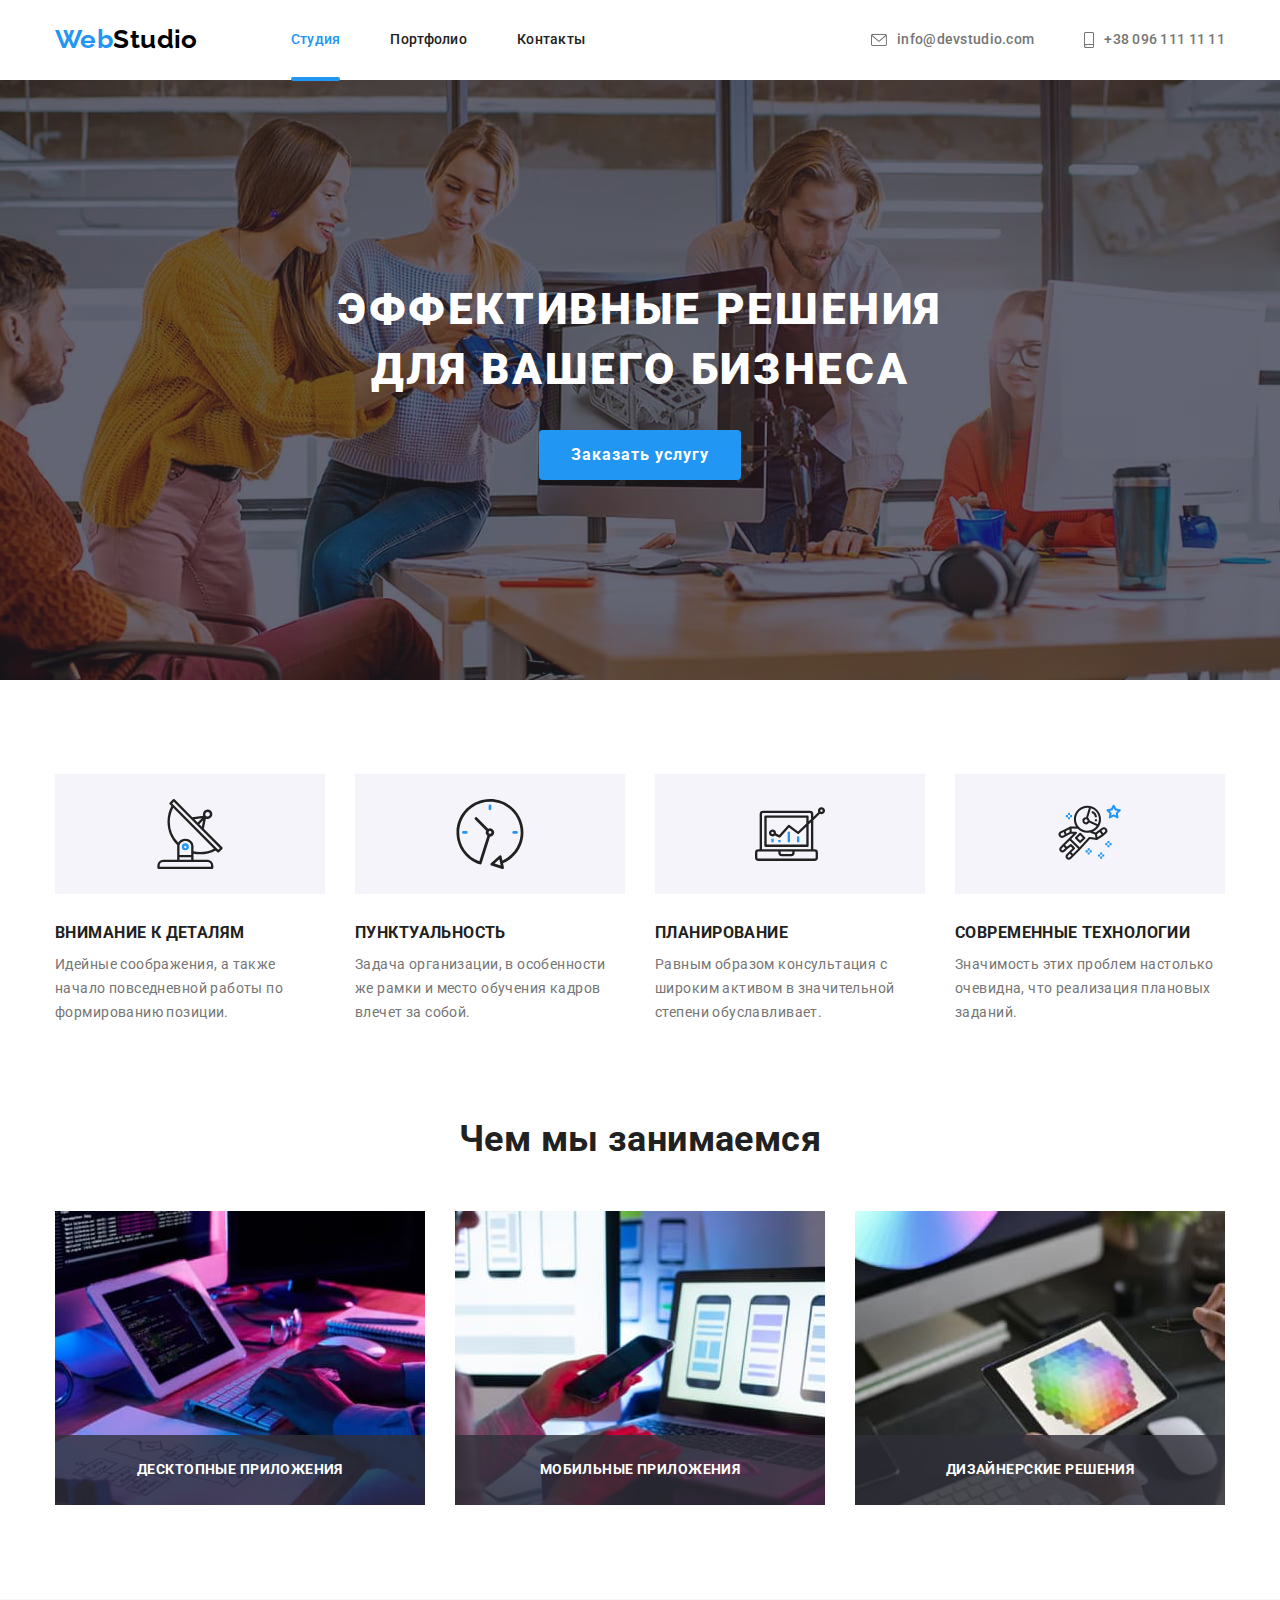
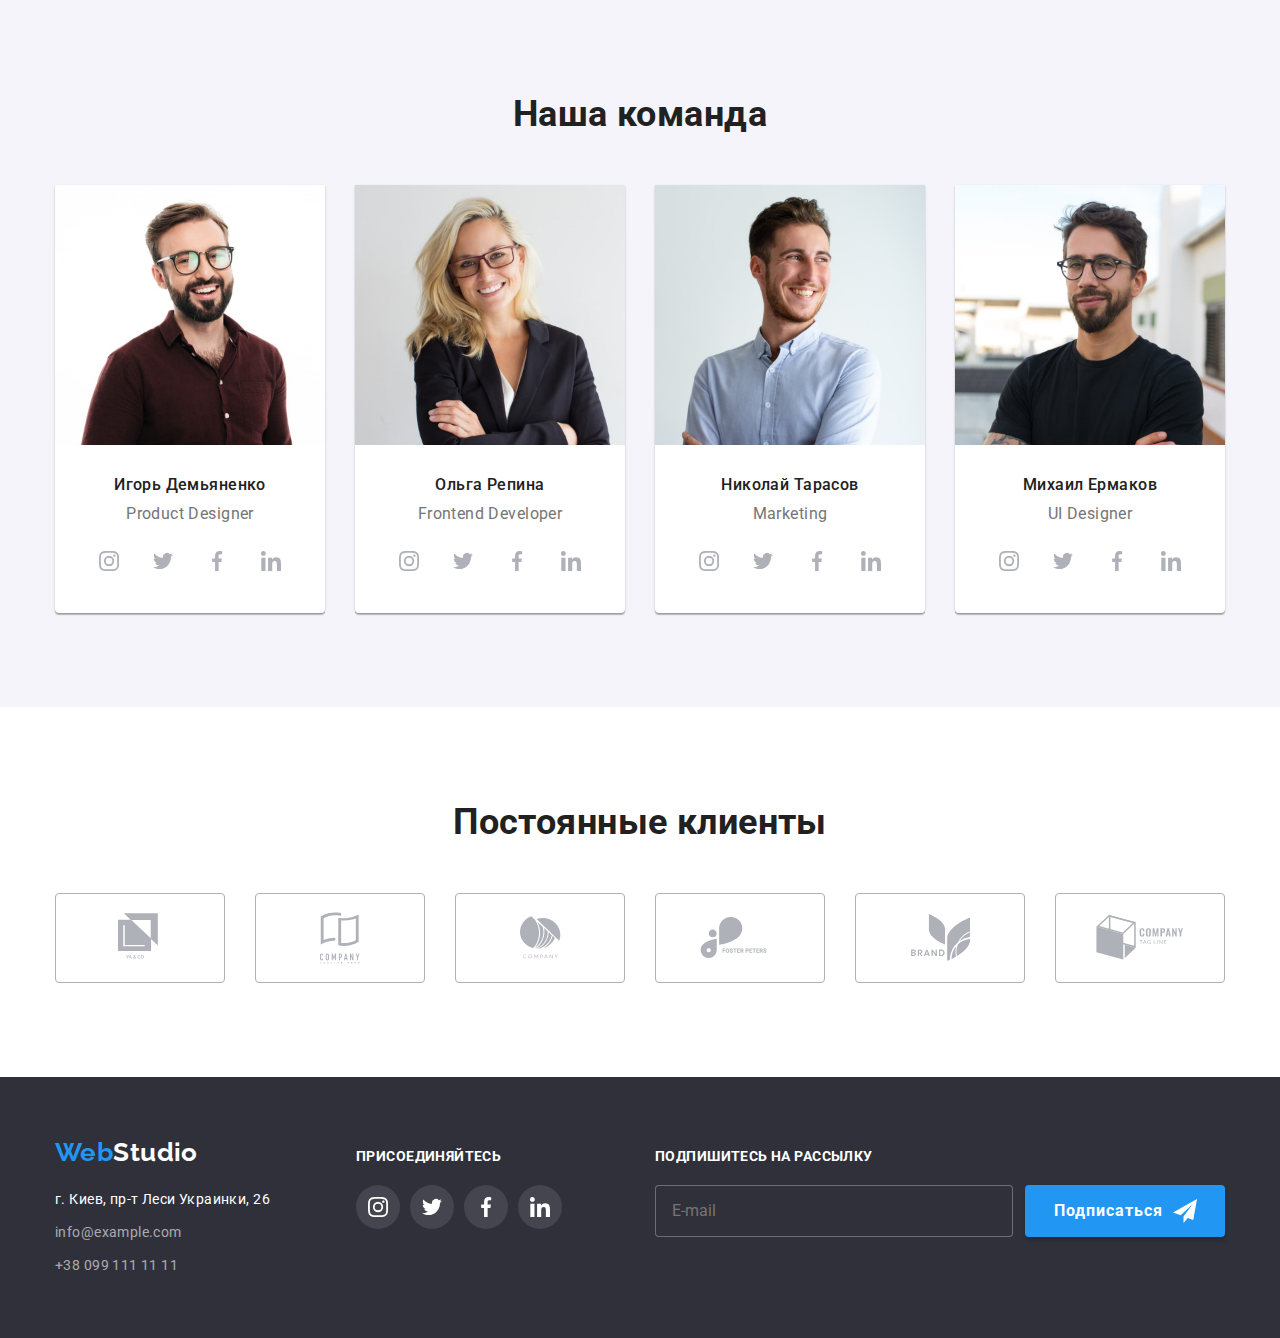
<file: index.html>
<!DOCTYPE html>
<html lang="ru">
<head>
    <meta charset="UTF-8">
    <meta name="viewport" content="width=device-width, initial-scale=1.0">
    <title>Студия</title>
    <link rel="stylesheet" href="https://cdnjs.cloudflare.com/ajax/libs/modern-normalize/1.0.0/modern-normalize.min.css"> 
    <link rel="preconnect" href="https://fonts.gstatic.com">
    <link href="https://fonts.googleapis.com/css2?family=Raleway:wght@700&family=Roboto:wght@400;500;700;900&display=swap"
    rel="stylesheet">
    <link rel="stylesheet" href="./css/styles.css">
</head>
<body>

    <!-- Page header -->
      <header class="page-header"> 
        <!-- Main navigation -->
    <div class="container">
        <nav class="main-nav">
            <a href="/"><span class="logo">Web</span><span class="logo studio">Studio</span></a>
            <ul class="site-nav">
                <li class="item"><a href="./index.html" class="list current">Студия</a></li>
                <li class="item"><a href="./portfolio.html" class="list">Портфолио</a></li>
                <li class="item"><a href="#" class="list">Контакты</a></li>
            </ul>
        </nav>
        <ul class="main-contacts">
            <li class="item">
            <a href="mailto:info@devstudio.com" class="header-contacts">
                <svg class="contact-link" width= "16" height="12"> 
                    <use href="./images/sprite.svg#icon-envelope"></use>
                </svg>info@devstudio.com</a>
            </li>
            <li class="item"><a href="tel:+380961111111" class="header-contacts">
                <svg class="contact-link" width= "10" height="16">
                    <use href="./images/sprite.svg#icon-smartphone"></use>
                </svg>+38 096 111 11 11</a>
            </li>
        </ul>          
    </div>
    </header> 

      <main>
        <!-- Hero section -->
        <section>
            <div class="overlay">            
                <h1 class="hero-title">Эффективные решения <br> для вашего бизнеса</h1>
                <button type="button" class="hero-button" data-modal-open>Заказать услугу</button>
            </div>
        </section>

        <!-- Advantages -->
        <section class="section">
            <div class="container">
                <h2 class="section-title centered visually-hidden">Преимущества</h2>
                <ul class="feature-list">
                    <li class="item">
                        <svg class="feature-icon" width="70" height="70">
                            <use href="./images/sprite.svg#icon-antenna">
                            </use>
                        </svg>
                        <h3 class="title">Внимание к деталям</h3>
                        <p>Идейные соображения, а также начало повседневной работы по формированию позиции.</p>
                    </li>
                
                    <li class="item">
                        <svg class="feature-icon" width="70" height="70">
                            <use href="./images/sprite.svg#icon-clock">
                            </use>
                        </svg>
                        <h3 class="title">Пунктуальность</h3>
                        <p>Задача организации, в особенности же рамки и место обучения кадров влечет за собой.</p>
                    </li>
                
                    <li class="item">
                        <svg class="feature-icon" width="70" height="70">
                            <use href="./images/sprite.svg#icon-diagram">
                            </use>
                        </svg>
                        <h3 class="title">Планирование</h3>
                        <p>Равным образом консультация с широким активом в значительной степени обуславливает.</p>
                    </li>
                
                    <li class="item">
                        <svg class="feature-icon" width="70" height="70">
                            <use href="./images/sprite.svg#icon-astronaut">
                            </use>
                        </svg>
                        <h3 class="title">Современные технологии</h3>
                        <p>Значимость этих проблем настолько очевидна, что реализация плановых заданий.</p>
                    </li>
                </ul>
            </div>
        </section>

        <!-- Our works -->
        <section class="section no-padding">
            <div class="container">
                <h2 class="section-title centered">Чем мы занимаемся</h2> 
               
                <ul class="activities-list">
                    <li class="item"> 
                      <div class="activity-thumb">
                        <img class="photo" src="./images/img1.jpg" alt="Написание кода" width="370" height="294">
                        <div class="activity-overlay">
                         <p class="activity-title">Десктопные приложения</p>
                        </div>
                      </div>  
                    </li>

                    <li class="item">
                      <div class="activity-thumb">
                        <img class="photo" src="./images/img2.jpg" alt="Дизайн мобильных приложений" width="370" height="294">
                        <div class="activity-overlay">
                         <p class="activity-title">Мобильные приложения</p> 
                        </div>
                      </div>
                    </li>

                    <li class="item">
                      <div class="activity-thumb">
                        <img class="photo" src="./images/img3.jpg" alt="Выбор палитры цветов" width="370" height="294">
                        <div class="activity-overlay">
                         <p class="activity-title">Дизайнерские решения</p> 
                        </div>
                      </div>
                    </li>
                </ul> 
            
            </div>

        </section>

        <!-- Our team -->
        <section class="section team">
            <div class="container">
                <h2 class="section-title centered">Наша команда</h2>
                <ul class="team-list">
                    <li class="item">
                      <img class="photo" src="./images/img4.jpg" alt="Улыбающийся брюнет с бородой в очках и коричневой рубашке" width="270" height="260">
                        <h3 class="name">Игорь Демьяненко</h3>
                        <p lang="en" class="position">Product Designer</p>
                        <ul class="social-links">
                            <li class="item">
                                <a href="" class="social-link">
                                    <svg class="social-icon">
                                        <use href="./images/sprite.svg#icon-instagram">
                                        </use>
                                    </svg>
                                </a>
                            </li>
                            <li class="item">
                                <a href="" class="social-link">
                                    <svg class="social-icon">
                                        <use href="./images/sprite.svg#icon-twitter">
                                        </use>
                                    </svg>
                                </a>
                            </li>
                            <li class="item">
                                <a href="" class="social-link">
                                    <svg class="social-icon">
                                        <use href="./images/sprite.svg#icon-facebook">
                                        </use>
                                    </svg>
                                </a>
                            </li>
                            <li class="item">
                                <a href="" class="social-link">
                                    <svg class="social-icon">
                                        <use href="./images/sprite.svg#icon-linkedin">
                                        </use>
                                    </svg>
                                </a>
                            </li>
                        </ul>
                    </li>
    
                    <li  class="item">
                        <img class="photo" src="./images/img5.jpg" alt="Улыбающаяся блондинка в очках и черном пиджаке" width="270" height="260">
                        <h3 class="name">Ольга Репина</h3>
                        <p lang="en" class="position">Frontend Developer</p>
                        <ul class="social-links">
                            <li class="item">
                                <a href="" class="social-link">
                                    <svg class="social-icon">
                                        <use href="./images/sprite.svg#icon-instagram">
                                        </use>
                                    </svg>
                                </a>
                            </li>
                            <li class="item">
                                <a href="" class="social-link">
                                    <svg class="social-icon">
                                        <use href="./images/sprite.svg#icon-twitter">
                                        </use>
                                    </svg>
                                </a>
                            </li>
                            <li class="item">
                                <a href="" class="social-link">
                                    <svg class="social-icon">
                                        <use href="./images/sprite.svg#icon-facebook">
                                        </use>
                                    </svg>
                                </a>
                            </li>
                            <li class="item">
                                <a href="" class="social-link">
                                    <svg class="social-icon">
                                        <use href="./images/sprite.svg#icon-linkedin">
                                        </use>
                                    </svg>
                                </a>
                            </li>
                        </ul>
                    </li>
    
                    <li  class="item">     
                        <img class ="photo" src="./images/img6.jpg" alt="Улыбающийся брюнет в очках и голубой рубашке" width="270" height="260">
                        <h3 class="name">Николай Тарасов</h3>
                        <p lang="en" class="position">Marketing</p>
                        <ul class="social-links">
                            <li class="item">
                                <a href="" class="social-link">
                                    <svg class="social-icon">
                                        <use href="./images/sprite.svg#icon-instagram">
                                        </use>
                                    </svg>
                                </a>
                            </li>
                            <li class="item">
                                <a href="" class="social-link">
                                    <svg class="social-icon">
                                        <use href="./images/sprite.svg#icon-twitter">
                                        </use>
                                    </svg>
                                </a>
                            </li>
                            <li class="item">
                                <a href="" class="social-link">
                                    <svg class="social-icon">
                                        <use href="./images/sprite.svg#icon-facebook">
                                        </use>
                                    </svg>
                                </a>
                            </li>
                            <li class="item">
                                <a href="" class="social-link">
                                    <svg class="social-icon">
                                        <use href="./images/sprite.svg#icon-linkedin">
                                        </use>
                                    </svg>
                                </a>
                            </li>
                        </ul>
                    </li>
                    
                    <li  class="item">
                        <img class ="photo" src="./images/img7.jpg" alt="Брюнет с бородой в очках и черной футболке" width="270" height="260">
                        <h3 class="name">Михаил Ермаков</h3>
                        <p lang="en" class="position">UI Designer</p>
                        <ul class="social-links">
                            <li class="item">
                                <a href="" class="social-link">
                                    <svg class="social-icon">
                                        <use href="./images/sprite.svg#icon-instagram">
                                        </use>
                                    </svg>
                                </a>
                            </li>
                            <li class="item">
                                <a href="" class="social-link">
                                    <svg class="social-icon">
                                        <use href="./images/sprite.svg#icon-twitter">
                                        </use>
                                    </svg>
                                </a>
                            </li>
                            <li class="item">
                                <a href="" class="social-link">
                                    <svg class="social-icon">
                                        <use href="./images/sprite.svg#icon-facebook">
                                        </use>
                                    </svg>
                                </a>
                            </li>
                            <li class="item">
                                <a href="" class="social-link">
                                    <svg class="social-icon">
                                        <use href="./images/sprite.svg#icon-linkedin">
                                        </use>
                                    </svg>
                                </a>
                            </li>
                        </ul>
                    </li>
            </ul>
        </div>
    </section>
    
    <!-- Clients -->
    <section class="section">
        <div class="container">
            <h2 class="section-title">Постоянные клиенты</h2>
            <ul class="client-list">
                <li class="item">
                    <a href="" class="client-link">
                    <svg class="client-logo" width="44" height="49">
                        <use href="./images/sprite.svg#icon-logo-1">
                        </use>
                    </svg>
                </a>
            </li>
                <li class="item">
                    <a href="" class="client-link">
                        <svg class="client-logo" width="40" height="52">
                            <use href="./images/sprite.svg#icon-logo-2">
                            </use>
                        </svg>
                    </a>
                </li>
                <li class="item">
                    <a href="" class="client-link">
                        <svg class="client-logo" width="41" height="43">
                            <use href="./images/sprite.svg#icon-logo-3">
                            </use>
                        </svg>
                    </a>
                </li>
                <li class="item">
                    <a href="" class="client-link">
                        <svg class="client-logo" width="80" height="42" >
                            <use href="./images/sprite.svg#icon-logo-4">
                            </use>
                        </svg>
                    </a>
                </li>
                <li class="item">
                    <a href="" class="client-link">
                    <svg class="client-logo" width="59" height="47">
                        <use href="./images/sprite.svg#icon-logo-5">
                        </use>
                    </svg>
                </a>
            </li>
                <li class="item">
                    <a href="" class="client-link">
                    <svg class="client-logo" width="88" height="45">
                        <use href="./images/sprite.svg#icon-logo-6">
                        </use>
                    </svg>
                </a>
            </li>
            </ul>
        </div>
    </section>
    </main>

    <!-- Page footer-->
    <footer class="footer">
        <div class="container"> 
            <div class="contacts-container">
            <a href="/"><span class="logo">Web</span><span class="logo footer-studio">Studio</span></a>
            <address>
            <p class="address"> г. Киев, пр-т Леси Украинки, 26 </p>
            <ul class="footer-contacts-list">
                <li class="footer-contacts"><a href="mailto:info@example.com" >info@example.com</a></li>
                <li class="footer-contacts"><a href="tel:+380991111111">+38 099 111 11 11</a></li>
            </ul>
           </address>
        </div>
        <div class="social-container">
          <p class="action">присоединяйтесь</p>
          <ul class="social-links">
            <li class="item">
                 <a href="" class="social-link">
                    <svg class="social-icon">
                        <use href="./images/sprite.svg#icon-instagram">
                        </use>
                    </svg>
                </a>
            </li>
            <li class="item">
                <a href="" class="social-link">
                    <svg class="social-icon">
                        <use href="./images/sprite.svg#icon-twitter">
                        </use>
                    </svg>
                </a>
            </li>
            <li class="item">
                <a href="" class="social-link">
                    <svg class="social-icon">
                        <use href="./images/sprite.svg#icon-facebook">
                        </use>
                    </svg>
                </a>
            </li>
            <li class="item">
                <a href="" class="social-link">
                    <svg class="social-icon">
                        <use href="./images/sprite.svg#icon-linkedin">
                        </use>
                    </svg>
                </a>
            </li>
         </ul>
         </div>

         <div class="subscribe-container">
            <p class="action">Подпишитесь на рассылку</p>

         <form class="subscribe-form">
             <label class="subscribe-label">
             <input type="email" name="email" placeholder="E-mail" class="input-email"
             />   
             </label>
            <button type="submit" class="subscribe-button">Подписаться
                <svg class="icon-send" width="24px" height="24px">
                <use href="./images/sprite.svg#icon-send"></use>
                </svg>
            </button>
         </form>
         </div>
        
        </div>
    </footer>

    <!-- Modal window in hero section -->
            <div class="backdrop is-hidden" data-modal>
                <div class="modal">
                    <button type="button" class="modal-close-btn" data-modal-close>
                        <svg class="icon-close" width="18" height="18">
                            <use href="./images/sprite.svg#icon-close"></use>
                        </svg>
                    </button>
            <p class="contact-data">Оставьте свои данные, мы вам перезвоним</p>
                
            <form class="form" autocomplete="off">

                <label class="form-label">
                    <span class="label-text">Имя</span>
                        <div class="input-container">
                            <svg class="input-icon" width="18" height="18">
                                <use href="./images/sprite.svg#icon-person"></use>
                            </svg>
                        <input type="tel" class="form-input" name="tel" placeholder=" " />
                    </div>
                </label>

                <label class="form-label">
                    <span class="label-text">Телефон</span>
                        <div class="input-container">
                            <svg class="input-icon" width="18" height="18">
                                <use href="./images/sprite.svg#icon-phone"></use>
                            </svg>
                            <input type="tel" class="form-input" name="tel" placeholder=" " />
                        </div>
                </label>
                
                <label class="form-label">
                    <span class="label-text">Почта</span>
                        <div class="input-container">
                            <svg class="input-icon" width="18" height="18">
                                <use href="./images/sprite.svg#icon-email"></use>
                            </svg>
                            <input type="email" class="form-input" name="email" placeholder=" "/>   
                        </div>
                </label>

                <label class="form-label comment">
                    <span class="label-text">Комментарий</span>
                    <textarea 
                    class="form-input textarea-comment" 
                    name="comment" 
                    rows="6" 
                    placeholder="Введите текст"></textarea>
                </label>
                
                <label class="form-label checkbox">
                    <input class="form-input checkbox visually-hidden" type="checkbox" name="contract"/>
                        <span class="label-text contract-agreement">Соглашаюсь с рассылкой и принимаю&nbsp
                            <a href="#" class="contract-terms">Условия договора</a>
                        </span>                    
                </label>
                
                <button type="submit" class="send-button">Отправить</button>

            </form>

        </div>
    </div>
 <script src="./js/modal.js"></script>
</body>

</html>
</file>
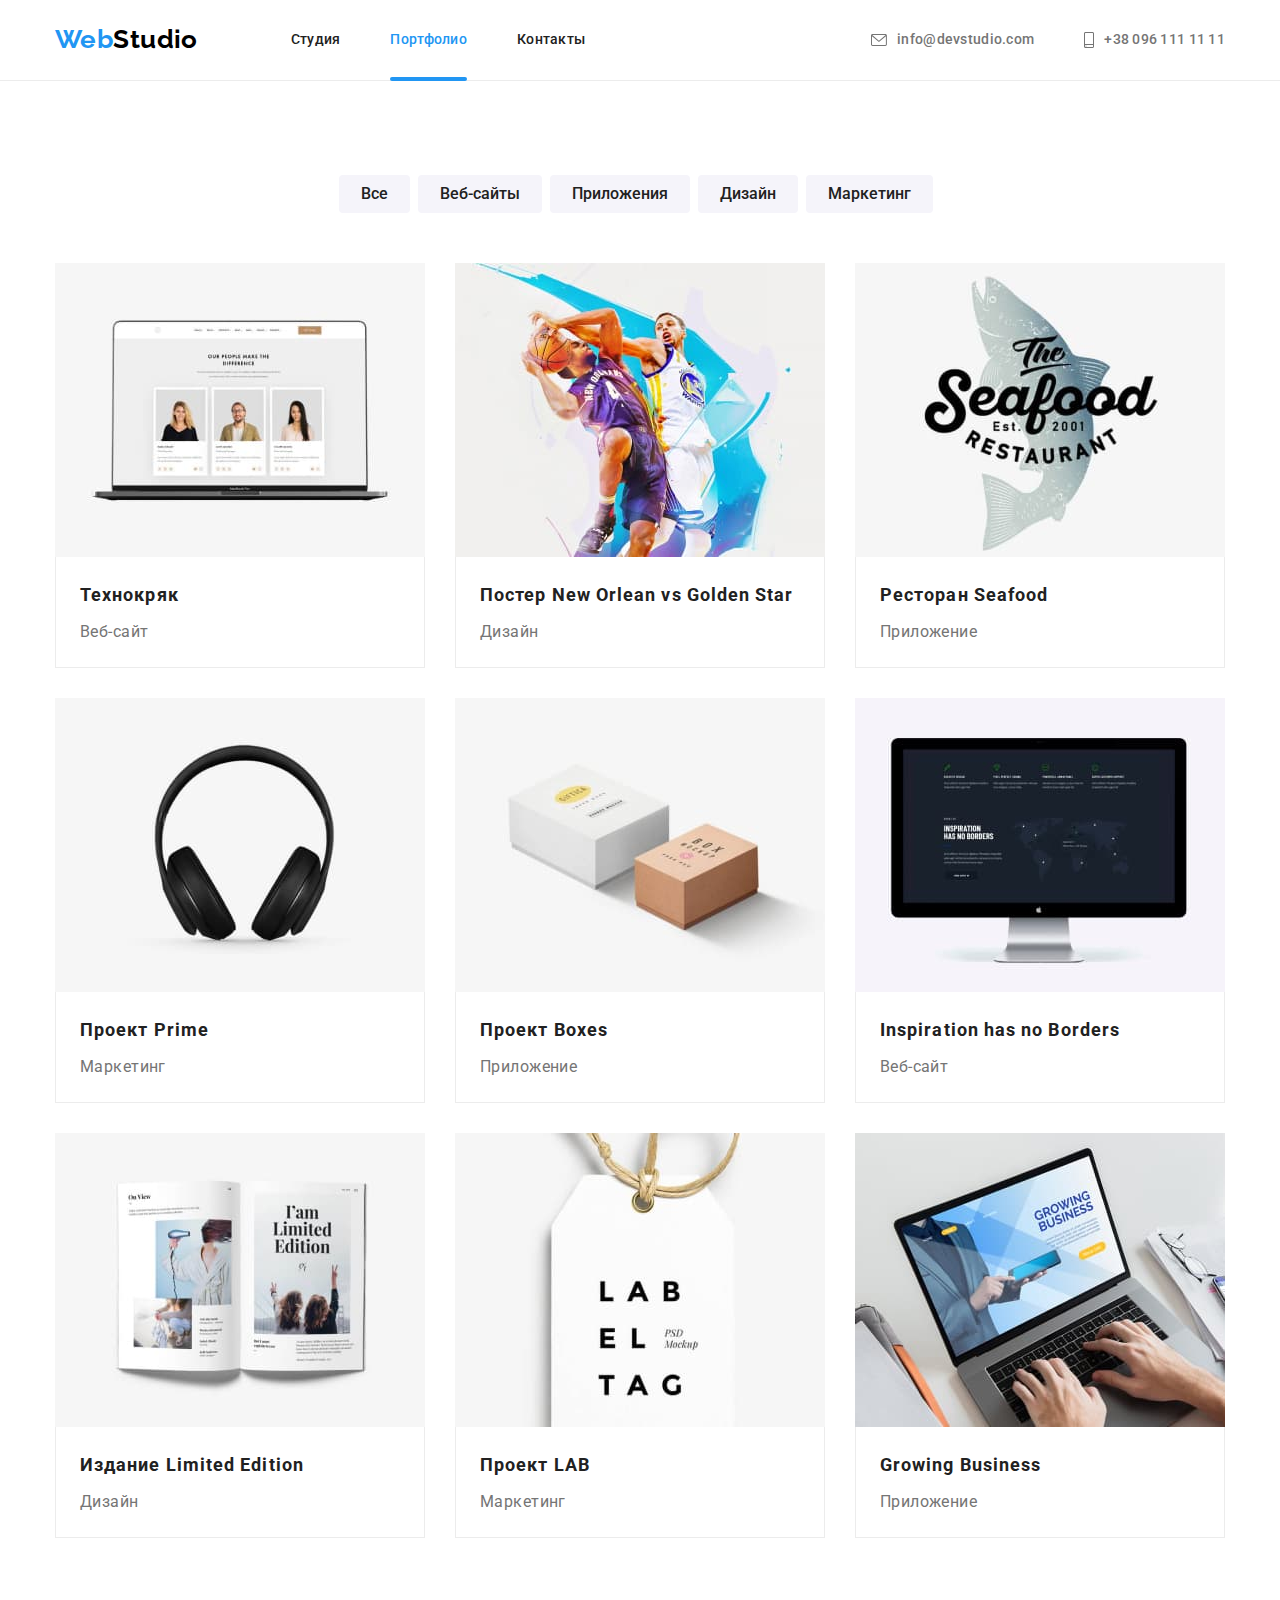
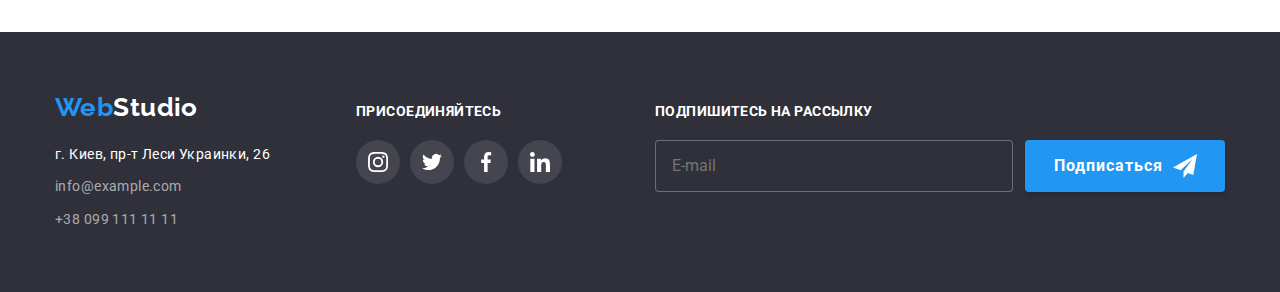
<file: portfolio.html>
<!DOCTYPE html>
<html lang="ru">
<head>
    <meta charset="UTF-8">
    <meta name="viewport" content="width=device-width, initial-scale=1.0">
    <title>Портфолио</title>
    <link rel="stylesheet" href="https://cdnjs.cloudflare.com/ajax/libs/modern-normalize/1.0.0/modern-normalize.min.css">
    <link rel="preconnect" href="https://fonts.gstatic.com">
    <link href="https://fonts.googleapis.com/css2?family=Raleway:wght@700&family=Roboto:wght@400;500;700;900&display=swap"
     rel="stylesheet">
    <link rel="stylesheet" href="./css/styles.css">
</head>
<body>

    <!-- Page header -->
    <header class="page-header line">
        <!-- Main navigation -->
        <div class="container">
            <nav class="main-nav">
                <a href="/"><span class="logo">Web</span><span class="logo studio">Studio</span></a>
                <ul class="site-nav">
                    <li class="item"><a href="./index.html" class="list">Студия</a></li>
                    <li class="item"><a href="./portfolio.html" class="list current">Портфолио</a></li>
                    <li class="item"><a href="#" class="list">Контакты</a></li>
                </ul>
            </nav>
            <ul class="main-contacts">
                <li class="item">
                    <a href="mailto:info@devstudio.com" class="header-contacts">
                        <svg class="contact-link" width="16" height="12">
                            <use href="./images/sprite.svg#icon-envelope"></use>
                        </svg>info@devstudio.com</a>
                </li>
                <li class="item"><a href="tel:+380961111111" class="header-contacts">
                        <svg class="contact-link" width="10" height="16">
                            <use href="./images/sprite.svg#icon-smartphone"></use>
                        </svg>+38 096 111 11 11</a>
                </li>
            </ul>
        </div>
    </header>

    <main>
    <!-- Our works -->
    <section class="section">
        <div class="container">
        <h1 class="visually-hidden">Наши работы</h1>
        <ul class="filter-list">
            <li><button type="button" class="filter-item">Все</button></li>
            <li><button type="button" class="filter-item">Веб-сайты</button></li>
            <li><button type="button" class="filter-item">Приложения</button></li>
            <li><button type="button" class="filter-item">Дизайн</button></li>
            <li><button type="button" class="filter-item">Маркетинг</button></li>
        </ul>
       
            <ul class="work-list">
            <li class="item">
                <a class="work-link" href="#">
                <div class="work-list-thumb">
                    <img class="photo" src="./images/portfolio1.jpg" alt="Изображение двух женщин и мужчины на экране ноутбука" width="370" height="294">
                    <div class="work-list-overlay">
                     <p class="work-list-details">Технокряк это современная площадка распространения коронавируса. Компании используют эту платформу для цифрового
                     шпионажа и атак на защищённые сервера конкурентов.</p> 
                    </div>
                </div>
                    <div class="content">  
                        <h2 class="section-title">Технокряк</h2>
                        <p class="section-description">Веб-сайт</p>
                    </div>
            </a>
            </li>
            <li class="item">
                <a class="work-link" href="#">
                <div class="work-list-thumb">
                    <img class="photo" src="./images/portfolio2.jpg" alt="Два игрока играют в баскетбол" width="370" height="294">
                    <div class="work-list-overlay">
                     <p class="work-list-details">Lorem, ipsum dolor sit amet consectetur adipisicing elit. Repellat, vero quis. Culpa cumque totam fuga minima, maxime sint asperiores.</p>
                    </div>
                </div>
                    <div class="content">  
                        <h2 class="section-title">Постер New Orlean vs Golden Star</h2>
                        <p class="section-description">Дизайн</p>
                    </div>
                </a>
            </li>
            <li class="item">
                <a class="work-link" href="#">
                <div class="work-list-thumb">
                    <img class="photo" src="./images/portfolio3.jpg" alt="Логотип ресторана" width="370" height="294">
                    <div class="work-list-overlay">
                     <p class="work-list-details">Lorem, ipsum dolor sit amet consectetur adipisicing elit. Repellat, vero quis. Culpa
                     cumque totam fuga minima, maxime sint asperiores.</p>
                    </div>
                </div>
                    <div class="content">  
                     <h2 class="section-title">Ресторан Seafood</h2>
                     <p class="section-description">Приложение</p>
                    </div>
                </a>
            </li>
            <li class="item">
                <a class="work-link" href="#">
                <div class="work-list-thumb">
                    <img class="photo" src="./images/portfolio4.jpg" alt="Черные наушники" width="370" height="294">
                    <div class="work-list-overlay">
                         <p class="work-list-details">Lorem, ipsum dolor sit amet consectetur adipisicing elit. Repellat, vero quis. Culpa
                         cumque totam fuga minima, maxime sint asperiores.</p>
                    </div>
                </div>
                    <div class="content">  
                        <h2 class="section-title">Проект Prime</h2>
                        <p class="section-description">Маркетинг</p>
                    </div>
                </a>
            </li>
            <li class="item">
                <a class="work-link" href="#">
                <div class="work-list-thumb">
                    <img class="photo" src="./images/portfolio5.jpg" alt="Две коробочки" width="370" height="294">
                    <div class="work-list-overlay">
                         <p class="work-list-details">Lorem, ipsum dolor sit amet consectetur adipisicing elit. Repellat, vero quis. Culpa
                         cumque totam fuga minima, maxime sint asperiores.</p>
                    </div>
                </div>
                    <div class="content">  
                        <h2 class="section-title">Проект Boxes</h2>
                        <p class="section-description">Приложение</p>
                    </div>
                </a>
            </li>
            <li class="item">
                <a class="work-link" href="#">
                <div class="work-list-thumb">
                    <img class="photo" src="./images/portfolio6.jpg" alt="Монитор с открытым веб-сайтом" width="370" height="294">
                    <div class="work-list-overlay">
                         <p class="work-list-details">Lorem, ipsum dolor sit amet consectetur adipisicing elit. Repellat, vero quis. Culpa
                         cumque totam fuga minima, maxime sint asperiores.</p>
                    </div>
                </div>
                    <div class="content">  
                        <h2 class="section-title">Inspiration has no Borders</h2>
                        <p class="section-description">Веб-сайт</p>
                    </div>
                </a>
            </li>
            <li class="item">
                <a class="work-link" href="#">
                <div class="work-list-thumb">
                    <img class="photo" src="./images/portfolio7.jpg" alt="Открытый журнал" width="370" height="294">
                    <div class="work-list-overlay">
                         <p class="work-list-details">Lorem, ipsum dolor sit amet consectetur adipisicing elit. Repellat, vero quis. Culpa
                         cumque totam fuga minima, maxime sint asperiores.</p>
                    </div>
                </div>
                    <div class="content">  
                        <h2 class="section-title">Издание Limited Edition</h2>
                        <p class="section-description">Дизайн</p>
                    </div>
                </a>
            </li>
            <li class="item">
                <a class="work-link" href="#">
                <div class="work-list-thumb">
                    <img class="photo" src="./images/portfolio8.jpg" alt="Бирка с рекламой LAB" width="370" height="294">
                    <div class="work-list-overlay">
                         <p class="work-list-details">Lorem, ipsum dolor sit amet consectetur adipisicing elit. Repellat, vero quis. Culpa
                         cumque totam fuga minima, maxime sint asperiores.</p>
                    </div>
                </div>
                    <div class="content">  
                        <h2 class="section-title">Проект LAB</h2>
                        <p class="section-description">Маркетинг</p>
                    </div>
                </a>
            </li>
            <li class="item">
                <a class="work-link" href="#">
                <div class="work-list-thumb">
                    <img class="photo" src="./images/portfolio9.jpg" alt="Работающий человек за ноутбуком" width="370" height="294">
                    <div class="work-list-overlay">
                         <p class="work-list-details">Lorem, ipsum dolor sit amet consectetur adipisicing elit. Repellat, vero quis. Culpa
                         cumque totam fuga minima, maxime sint asperiores.</p>
                    </div>
                </div>
                    <div class="content">  
                        <h2 class="section-title">Growing Business</h2>
                        <p class="section-description">Приложение</p>
                    </div>
                </a>
            </li>
        </ul>
    </div>
    </section>
    </main>

<!-- Page footer-->
<footer class="footer">
    <div class="container">
        <div class="contacts-container">
            <a href="/"><span class="logo">Web</span><span class="logo footer-studio">Studio</span></a>
            <address>
                <p class="address"> г. Киев, пр-т Леси Украинки, 26 </p>
                <ul class="footer-contacts-list">
                    <li class="footer-contacts"><a href="mailto:info@example.com">info@example.com</a></li>
                    <li class="footer-contacts"><a href="tel:+380991111111">+38 099 111 11 11</a></li>
                </ul>
            </address>
        </div>
        <div class="social-container">
            <p class="action">присоединяйтесь</p>
            <ul class="social-links">
                <li class="item">
                    <a href="" class="social-link">
                        <svg class="social-icon">
                            <use href="./images/sprite.svg#icon-instagram">
                            </use>
                        </svg>
                    </a>
                </li>
                <li class="item">
                    <a href="" class="social-link">
                        <svg class="social-icon">
                            <use href="./images/sprite.svg#icon-twitter">
                            </use>
                        </svg>
                    </a>
                </li>
                <li class="item">
                    <a href="" class="social-link">
                        <svg class="social-icon">
                            <use href="./images/sprite.svg#icon-facebook">
                            </use>
                        </svg>
                    </a>
                </li>
                <li class="item">
                    <a href="" class="social-link">
                        <svg class="social-icon">
                            <use href="./images/sprite.svg#icon-linkedin">
                            </use>
                        </svg>
                    </a>
                </li>
            </ul>
        </div>

        <div class="subscribe-container">
            <p class="action">Подпишитесь на рассылку</p>

            <form class="subscribe-form">
                <label class="subscribe-label">
                    <input type="email" name="email" placeholder="E-mail" class="input-email" />
                </label>
                <button type="submit" class="subscribe-button">Подписаться
                    <svg class="icon-send" width="24px" height="24px">
                        <use href="./images/sprite.svg#icon-send"></use>
                    </svg>
                </button>
            </form>
        </div>

    </div>
</footer>
 </body>
 </html>
</file>
<file: css/styles.css>
:root {
  --main-text-color: #757575;
  --title-text-color: #212121;
  --accent-color: #2196f3;
  --main-white-color: #ffffff;
  --main-black-color: #000000;
  --add-footer-color: rgba(255, 255, 255, 0.6);
  --main-bg-color: #ffffff;
  --sec-bg-color: #2f303a;
  --add-bg-color: #f5f4fa;
  --border-portfolio-color: #ececec;
  --background-overlay-transparent-color: rgba(47, 48, 58, 0.4);
  --hero-background-color: #c4c4c4;
  --icon-color: #afb1b8;
  --social-link-bg-color: rgba(255, 255, 255, 0.1);
  --overlay-text-color: rgba(47, 48, 58, 0.8);
  --overlay-background-color: rgba(33, 150, 243, 0.9);
  --overlay-backdrop-color: rgba(0, 0, 0, 0.2);
  --border-modal-btn: rgba(0, 0, 0, 0.1);
  --e-mail-border-color: rgba(255, 255, 255, 0.3);
  --box-shadow: rgba(0, 0, 0, 0.15);
  --border-input-color: rgba(33, 33, 33, 0.2);
  --modal-placeholder-text-color: rgba(117, 117, 117, 0.5);

  --timing-fn: cubic-bezier(0.4, 0, 0.2, 1);
}
body {
  background-color: var(--main-bg-color);
  color: var(--main-text-color);
  font-family: Roboto, sans-serif;
  font-size: 14px;
  line-height: 1.71;
  letter-spacing: 0.03em;
}
.container {
  margin: 0 auto;
  width: 1200px;
  padding: 0 15px;
  /* outline: 2px solid tomato; used for checking*/
}
ul {
  font-style: normal;
  list-style: none;
  padding: 0;
  margin: 0;
}
a {
  text-decoration: none;
}
img {
  display: block;
  max-width: 100%;
  height: auto;
}

/* Page-header */
.page-header .container,
.main-nav,
.main-contacts {
  display: flex;
  align-items: center;
}
/* Logo */
.logo {
  display: inline-block;
  color: var(--accent-color);
  font-family: Raleway, sans-serif;
  font-weight: 700;
  font-size: 26px;
  line-height: 1.19;
}
.studio {
  color: var(--main-black-color);
}
/* Site-navigation */
.site-nav {
  display: flex;
  margin-left: 93px;
}
.site-nav .list {
  display: block;
  padding-top: 32px;
  padding-bottom: 32px;
  color: var(--title-text-color);
  font-weight: 500;
  line-height: 1.14;
  letter-spacing: 0.02em;
  transition: color 250ms var(--timing-fn);
}
.site-nav .list.current {
  position: relative;
}
.site-nav .list.current::after {
  content: '';
  position: absolute;
  left: 0;
  bottom: -1px;
  display: block;
  width: 100%;
  height: 4px;
  background-color: var(--accent-color);
  border-radius: 2px;
}
.site-nav .list:hover,
.site-nav .list:focus {
  color: var(--accent-color);
  cursor: pointer;
}
.site-nav .list.current {
  color: var(--accent-color);
}
.site-nav .item:not(:last-child) {
  margin-right: 50px;
}
.main-contacts {
  margin-left: auto;
}
.main-contacts .item:not(:last-child) {
  margin-right: 50px;
}
.header-contacts {
  color: var(--main-text-color);
  font-weight: 500;
  line-height: 1.14;
  letter-spacing: 0.02em;
  align-items: center;
  transition: color 250ms var(--timing-fn);
}
.header-contacts:hover,
.header-contacts:focus {
  color: var(--accent-color);
}
.main-contacts .item a {
  display: flex;
  align-items: center;
  padding-top: 32px;
  padding-bottom: 32px;
  border: none;
  width: 100%;
}
.contact-link {
  margin-right: 10px;
  fill: currentColor;
  cursor: pointer;
  transition: fill 250ms var(--timing-fn);
}
.contact-link:hover,
.contact-link:focus {
  color: var(--accent-color);
}

/* Hero section*/
.overlay {
  max-width: 1600px;
  height: 600px;
  margin-left: auto;
  margin-right: auto;
  background-image: linear-gradient(
      to right,
      var(--background-overlay-transparent-color),
      var(--background-overlay-transparent-color)
    ),
    url('../images/overlay.jpg');
  background-repeat: no-repeat;
  background-position: center;
  background-size: cover;
  padding-top: 200px;
  padding-bottom: 200px;
  background-color: var(--hero-background-color);
  text-align: center;
}
.hero-title {
  margin-top: 0;
  margin-bottom: 30px;
  color: var(--main-white-color);
  font-weight: 900;
  font-size: 44px;
  line-height: 1.36;
  letter-spacing: 0.06em;
  text-transform: uppercase;
}
.visually-hidden {
  position: absolute;
  clip: rect(0 0 0 0);
  width: 1px;
  height: 1px;
  margin: -1px;
}
.hero-button {
  display: inline-block;
  border-radius: 4px;
  padding: 10px 32px;
  min-width: 200px;
  background-color: var(--accent-color);
  color: var(--main-white-color);
  box-shadow: 0px 4px 4p var(--box-and-drop-shadow);
  font-family: inherit;
  font-weight: 700;
  font-size: 16px;
  line-height: 1.87;
  letter-spacing: 0.06em;
  border: transparent;
  outline: transparent;
  cursor: pointer;
}
/* Modal window */
.backdrop {
  position: fixed;
  top: 0;
  left: 0;
  width: 100%;
  height: 100%;
  background-color: var(--overlay-backdrop-color);
  opacity: 1;
  transition: opacity 250ms var(--timing-fn);
  /* z-index: 1; */
}
.backdrop.is-hidden {
  /* visibility: hidden; */
  opacity: 0;
  pointer-events: none;
}
.backdrop.is-hidden .modal {
  transform: translate(-50%, -150%);
}
.modal {
  position: absolute;
  top: 50%;
  left: 50%;
  width: 528px;
  min-height: 581px;
  padding: 40px;
  background-color: var(--main-bg-color);
  box-shadow: 0px 1px 3px rgba(0, 0, 0, 0.12), 0px 1px 1px rgba(0, 0, 0, 0.14),
    0px 2px 1px rgba(0, 0, 0, 0.2);
  border-radius: 4px;

  transform: translate(-50%, -50%) scale(1);
  transition: transform 250ms var(--timing-fn);
}
.modal-close-btn {
  position: absolute;
  right: 8px;
  top: 8px;
  display: flex;
  justify-content: center;
  align-items: center;
  padding: 0;
  height: 30px;
  width: 30px;
  color: var(--main-black-color);
  border: 1px solid var(--border-modal-btn);
  border-radius: 50%;
  background-color: var(--main-bg-color);
  /* outline: transparent; */
  transition: color 250ms var(--timing-fn);
}
.icon-close {
  fill: currentColor;
}
.modal-close-btn:hover,
.modal-close-btn:focus {
  color: var(--accent-color);
  cursor: pointer;
}
.contact-data {
  margin-top: 0;
  margin-bottom: 12px;
  font-weight: 700;
  font-size: 20px;
  line-height: 1.15;
  text-align: center;
  color: var(--title-text-color);
}

/* Modal-form */
.form {
  display: flex;
  flex-direction: column;
}
.form-label {
  display: block;
  margin-bottom: 10px;
}
.comment {
  margin-bottom: 20px;
}
.label-text {
  display: inline-block;
  margin-bottom: 4px;
  font-size: 12px;
  line-height: 1.17;
  letter-spacing: 0.01em;
  color: var(--main-text-color);
}
.input-container {
  position: relative;
}
.input-icon {
  position: absolute;
  left: 12px;
  top: 50%;
  transform: translateY(-50%);

  transition: fill 250ms var(--timing-fn);
}
.form-input {
  display: block;
  width: 100%;
  padding-top: 12px;
  padding-left: 42px;
  padding-bottom: 12px;
  outline: transparent;
  border: 1px solid var(--border-input-color);
  border-radius: 4px;
  color: var(--title-text-color);
  line-height: 1.14;
  letter-spacing: 0.01em;

  transition: border-color 250ms var(--timing-fn);
}
.textarea-comment {
  padding: 12px 16px;
  resize: none;
}
.textarea-comment::placeholder {
  font-size: 12px;
  line-height: 1.17;
  letter-spacing: 0.01em;
  color: var(--modal-placeholder-text-color);
}
.form-label:focus-within .input-icon {
  fill: var(--accent-color);
}
.form-label:focus-within .form-input {
  border-color: var(--accent-color);
}
.contract-agreement {
  display: flex;
  justify-content: center;
  align-items: center;
}
.contract-agreement,
.contract-terms {
  margin-bottom: 0;
  font-size: 14px;
  line-height: 1.71;
  color: var(--main-text-color);
}
.contract-terms {
  display: inline-block;
  font-size: 14px;
  line-height: 1.71;
  color: var(--accent-color);
  text-decoration-line: underline;
}
.checkbox {
  margin-bottom: 30px;
}
.contract-agreement::before {
  display: inline-block;
  content: '';
  margin-right: 7px;
  width: 16px;
  height: 15px;
  border-radius: 2px;
  border: 2px solid var(--title-text-color);

  transition: border-color 250ms var(--timing-fn);
}

.checkbox:checked + .contract-agreement::before {
  border-color: transparent;
  background-color: var(--accent-color);
  background-position: center;
  background-size: contain;
  background-origin: border-box;
  background-image: url('../images/icon-check.svg');
}
.form-input.checkbox:focus + .contract-agreement::before,
.form-input.checkbox:hover + .contract-agreement::before {
  border-color: var(--accent-color);
}
.send-button {
  min-width: 200px;
  padding-top: 10px;
  padding-bottom: 10px;
  align-self: center;
  background-color: var(--accent-color);
  color: var(--main-white-color);
  box-shadow: 0px 4px 4px var(--box-shadow);
  border-radius: 4px;
  border: transparent;
  font-weight: 700;
  font-size: 16px;
  line-height: 1.87;
  letter-spacing: 0.06em;
  text-align: center;
  /* outline: transparent; */
  cursor: pointer;

  transition: background-color 250ms var(--timing-fn);
}

/* Section */
.section {
  padding-top: 94px;
  padding-bottom: 94px;
}
.no-padding {
  padding-top: 0;
}
.section-title {
  margin-top: 0;
  margin-bottom: 50px;
  color: var(--title-text-color);
  font-weight: 700;
  font-size: 36px;
  line-height: 1.17;
  text-align: center;
}
.centered {
  text-align: center;
}

/* Advantages */
.feature-list {
  display: flex;
}
.feature-list .item {
  width: calc((100% - 3 * 30px) / 3);
}
.feature-list .item:not(:last-child) {
  margin-right: 30px;
}
.feature-icon {
  display: block;
  width: 100%;
  height: 120px;
  padding: 25px 100px;
  margin-bottom: 30px;
  background-color: var(--add-bg-color);
}
.feature-list .title {
  margin-top: 0;
  margin-bottom: 10px;
  color: var(--title-text-color);
  font-weight: 700;
  line-height: 1.14;
  text-transform: uppercase;
}
.feature-list p,
.team-list p {
  margin-top: 0;
  margin-bottom: 0;
}

/* Our works */
.activities-list {
  display: flex;
}
.activities-list .item:not(:last-child) {
  margin-right: 30px;
}
.activity-thumb {
  position: relative;
}
.activity-overlay {
  position: absolute;
  left: 0;
  bottom: 0;
  width: 100%;
  padding-top: 27px;
  padding-bottom: 27px;
  background-color: var(--overlay-text-color);
}
.activity-title {
  margin-top: 0;
  margin-bottom: 0;
  color: var(--main-bg-color);
  font-weight: 700;
  line-height: 1.14;
  text-align: center;
  text-transform: uppercase;
}

/* Our team */
.team {
  background-color: var(--add-bg-color);
  text-align: center;
}
.team-list .photo {
  margin-bottom: 30px;
}
.team-list {
  display: flex;
}
.team-list > .item {
  width: 270px;
  padding-top: 0;
  padding-bottom: 30px;
  background: #ffffff;
  box-shadow: 0px 1px 3px rgba(0, 0, 0, 0.12), 0px 1px 1px rgba(0, 0, 0, 0.14),
    0px 2px 1px rgba(0, 0, 0, 0.2);
  border-radius: 0px 0px 4px 4px;
}
.team-list .item:not(:last-child) {
  margin-right: 30px;
}
.team-list .name {
  margin-top: 0;
  margin-bottom: 10px;
  color: var(--title-text-color);
  font-weight: 500;
  font-size: 16px;
  line-height: 1.19;
}
.team-list .position {
  margin-bottom: 16px;
  font-size: 16px;
  line-height: 1.19;
}
.team-list .social-links {
  display: flex;
  justify-content: space-between;
  padding-left: 32px;
  padding-right: 32px;
}
.team-list .social-links .item {
  width: 44px;
  height: 44px;
}
.team-list .social-links .item:not(:last-child) {
  margin-right: 10px;
}
.team-list .social-link {
  background-color: var(--main-bg-color);
  color: var(--icon-color);
  transition: background-color 250ms var(--timing-fn),
    color 250ms var(--timing-fn);
}
.team-list .social-icon {
  width: 20px;
  height: 20px;
  fill: currentColor;
}
.team-list .social-link:hover,
.team-list .social-link:focus {
  background-color: var(--accent-color);
  color: var(--main-white-color);
}

/* Clients */
.client-list {
  display: flex;
}
.client-link {
  display: flex;
  justify-content: center;
  align-items: center;
  width: 170px;
  height: 90px;
  border: 1px solid var(--icon-color);
  border-radius: 4px;
  color: var(--icon-color);
  transition: color 250ms var(--timing-fn), border-color 250ms var(--timing-fn);
}
.client-list .item:not(:last-child) {
  margin-right: 30px;
}
.client-link:hover,
.client-link:focus {
  border-color: var(--accent-color);
  color: var(--accent-color);
  filter: drop-shadow(0px 4px 4px rgba(0, 0, 0, 0.25));
  cursor: pointer;
}
.client-logo {
  fill: currentColor;
}

/* Footer */
.footer .container {
  display: flex;
  align-items: baseline;
}
.footer {
  padding: 60px 0;
  background-color: var(--sec-bg-color);
}
/* Logo */
.contacts-container {
  width: 231px;
  margin-right: 70px;
}
.footer-studio {
  margin-top: 0;
  margin-bottom: 20px;
  color: var(--main-white-color);
}
.footer .address {
  margin-top: 0;
  margin-bottom: 9px;
  color: var(--main-white-color);
  font-style: normal;
}
.footer-contacts {
  margin-top: 0;
  margin-bottom: 9px;
}
.footer-contacts-list .footer-contacts:last-child {
  margin-bottom: 0;
}
.footer-contacts-list a {
  display: block;
  color: var(--add-footer-color);
  font-style: normal;
}
.social-container {
  width: 206px;
  margin-right: 93px;
}
.action {
  margin-top: 0;
  margin-bottom: 20px;
  font-weight: 700;
  line-height: 1.14;
  text-transform: uppercase;
  color: var(--main-white-color);
}
.social-links {
  display: flex;
  justify-content: space-between;
}
.social-links .item:not(:last-child) {
  margin-right: 10px;
}
.social-link {
  display: flex;
  justify-content: center;
  align-items: center;
  width: 44px;
  height: 44px;
  border-radius: 50%;
  color: var(--main-white-color);
  background-color: var(--social-link-bg-color);
  transition: background-color 250ms var(--timing-fn);
}
.social-link:hover,
.social-link:focus {
  background-color: var(--accent-color);
}
.social-icon {
  width: 20px;
  height: 20px;
  fill: currentColor;
}

.subscribe-container {
  width: 570px;
}
.subscribe-label {
  margin-right: 12px;
}
.input-email {
  width: 358px;
  padding-top: 15px;
  padding-bottom: 15px;
  padding-left: 16px;

  background-color: var(--sec-bg-color);
  border: 1px solid var(--e-mail-border-color);
  box-shadow: 0px 4px 4px var(--box-and-drop-shadow);
  border-radius: 4px;

  font-size: 16px;
  line-height: 1.25;
  color: var(--add-footer-color);
}
.subscribe-form {
  display: flex;
}
.subscribe-button {
  display: flex;
  align-items: center;
  min-width: 200px;
  padding-top: 10px;
  padding-bottom: 10px;
  padding-left: 29px;
  padding-right: 13px;

  background-color: var(--accent-color);
  color: var(--main-white-color);
  box-shadow: 0px 4px 4px var(--box-shadow);
  border-radius: 4px;
  border: transparent;

  font-weight: 700;
  font-size: 16px;
  line-height: 1.87;
  letter-spacing: 0.06em;
  text-align: center;
  /* outline: transparent; */
  cursor: pointer;
}
.icon-send {
  margin-left: 10px;
  fill: currentColor;
}

/* Portfolio */
.line {
  border-bottom: 1px solid var(--border-portfolio-color);
}
/* Filter */
.filter-list {
  display: flex;
  justify-content: center;
}
.filter-item {
  display: inline-block;
  padding: 6px 22px;
  margin-bottom: 50px;
  margin-right: 8px;
  border-radius: 4px;
  background-color: var(--add-bg-color);
  color: var(--title-text-color);
  font-family: inherit;
  font-weight: 500;
  font-size: 16px;
  line-height: 1.62;
  text-align: center;
  cursor: pointer;
  border: transparent;
  /* outline: transparent; */
  transition: background-color 250ms var(--timing-fn),
    color 250ms var(--timing-fn);
}
.filter-item:hover,
.filter-item:focus {
  background-color: var(--accent-color);
  color: var(--main-white-color);
  box-shadow: 0px 3px 1px rgba(0, 0, 0, 0.1), 0px 1px 2px rgba(0, 0, 0, 0.08),
    0px 2px 2px var(--border-modal-btn);
}
/* Projects */
.work-list .item {
  width: calc((100% - 60px) / 3);
  margin-right: 30px;
  margin-bottom: 30px;
}
.work-list .item a {
  display: block;
  transition: box-shadow 250ms var(--timing-fn);
}
.work-list .item a:hover,
.work-list .item a:focus {
  box-shadow: 0px 1px 1px rgba(0, 0, 0, 0.12), 0px 4px 4px rgba(0, 0, 0, 0.06),
    1px 4px 6px rgba(0, 0, 0, 0.16);
}
.work-list-thumb {
  position: relative;
  overflow: hidden;
}
.work-list-overlay {
  position: absolute;
  display: block;
  width: 100%;
  height: 100%;
  top: 100%;
  margin: 0;
  background-color: var(--overlay-background-color);
  transition: transform 250ms var(--timing-fn);
}
.work-link:focus .work-list-overlay,
.work-link:hover .work-list-overlay {
  transform: translateY(-100%);
}
.work-list-details {
  margin: 0;
  padding: 63px 24px;
  font-size: 18px;
  line-height: 1.56;
  color: var(--main-bg-color);
}
.work-list .content {
  padding: 20px 24px;
  border-bottom: 1px solid var(--border-portfolio-color);
  border-right: 1px solid var(--border-portfolio-color);
  border-left: 1px solid var(--border-portfolio-color);
  background: var(--main-bg-color);
  box-sizing: border-box;
}
.work-list .section-title {
  margin-top: 0;
  margin-bottom: 4px;
  font-weight: 700;
  font-size: 18px;
  line-height: 2;
  text-align: left;
  letter-spacing: 0.06em;
}
.work-list {
  display: flex;
  flex-wrap: wrap;
}
.work-list .item:nth-child(3n) {
  margin-right: 0;
}
.work-list .item:nth-last-child(-n + 3) {
  margin-bottom: 0;
}
.section-description {
  margin-top: 0;
  margin-bottom: 0;
  color: var(--main-text-color);
  font-size: 16px;
  line-height: 1.87;
}
</file>
